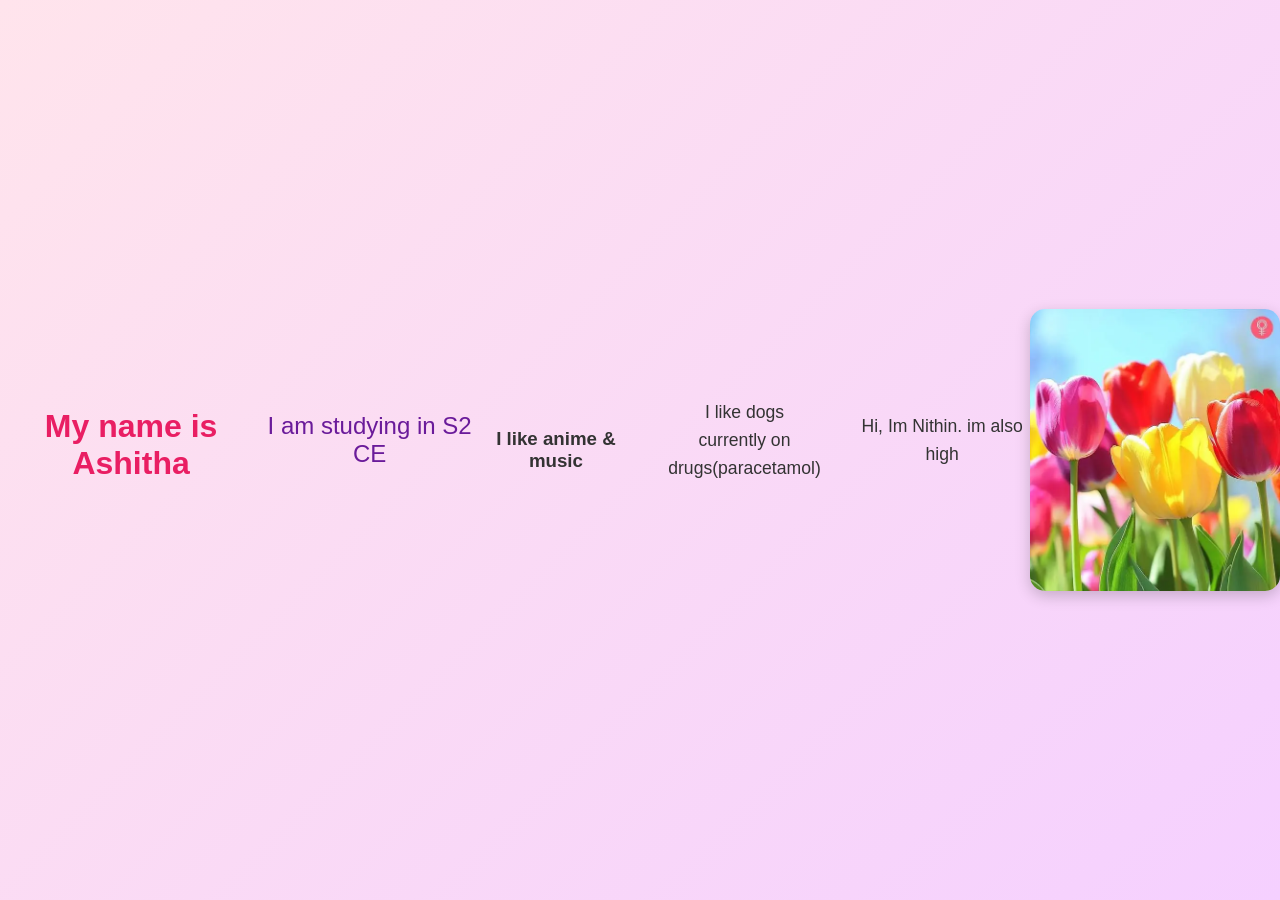
<file: Index.html>
<!DOCTYPE html>
<html lang="en">
<head>
  <meta charset="UTF-8">
  <meta name="viewport" content="width=device-width, initial-scale=1.0">
  <title>Ashitha's website</title>
  <style>
  img{
    width: 100px;

  }
  </style>
  <link rel="stylesheet" href="style.css">
</head>

<body>
<h1>My name is Ashitha</h1>
<h2>I am studying in S2 CE</h2>
<h3>I like anime & music</h3>
<p>I like dogs <br>
  currently on drugs(paracetamol)</p>
  <p>Hi, Im Nithin. im also high</p>
  <img src="./flower github.webp" alt="" srcset="">
</body>
</html>
</file>
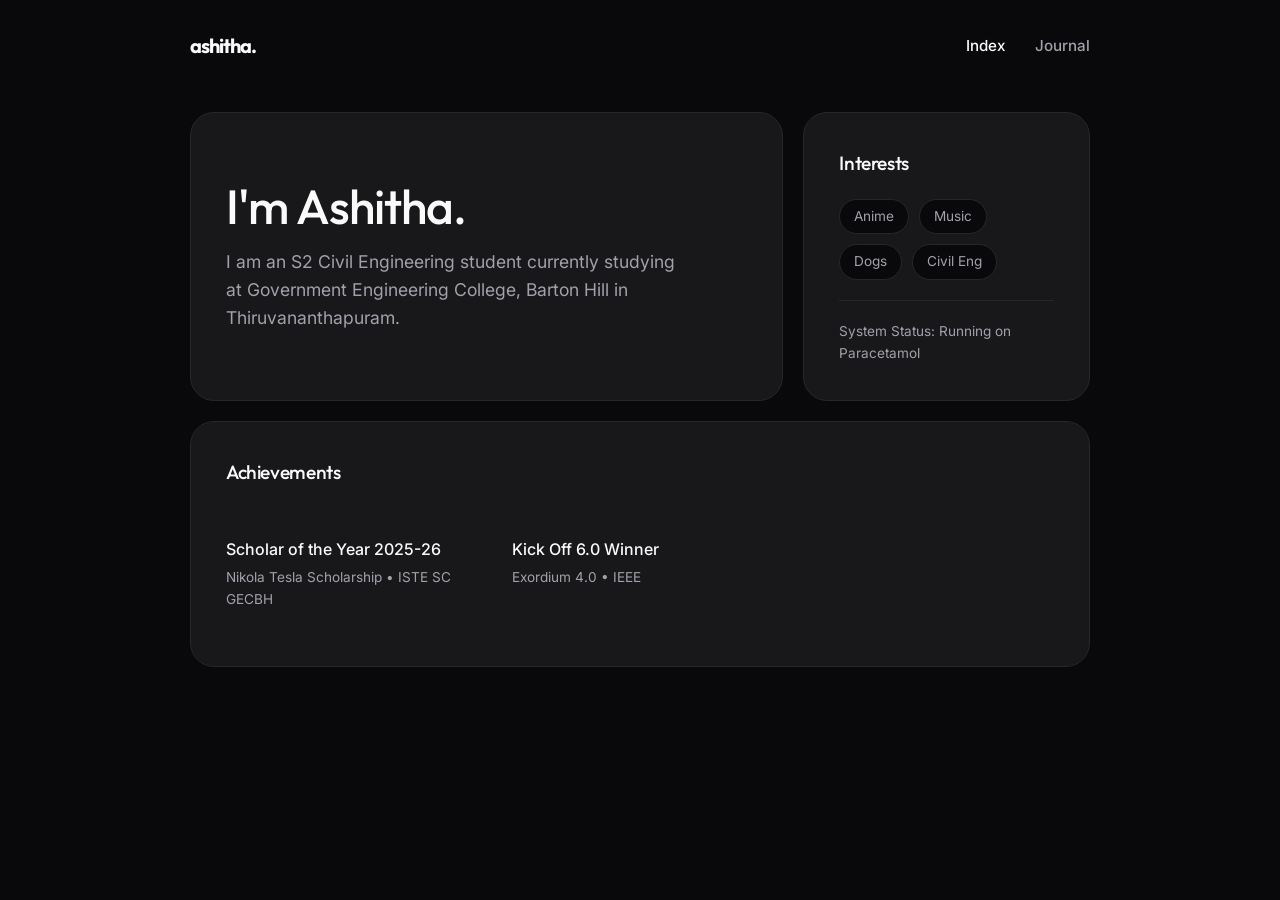
<file: index.html>
<!DOCTYPE html>
<html lang="en">

<head>
  <meta charset="UTF-8">
  <meta name="viewport" content="width=device-width, initial-scale=1.0">
  <title>Ashitha | Portfolio</title>
  <link
    href="https://fonts.googleapis.com/css2?family=Inter:wght@300;400;500;600&family=Outfit:wght@400;500;600;700&display=swap"
    rel="stylesheet">
  <style>
    :root {
      --bg-color: #09090b;
      /* Deep zinc background */
      --card-bg: #18181b;
      --card-hover: #27272a;
      --border-color: #27272a;
      --border-hover: #3f3f46;
      --text-main: #fafafa;
      --text-muted: #a1a1aa;
    }

    * {
      box-sizing: border-box;
      margin: 0;
      padding: 0;
    }

    body {
      background-color: var(--bg-color);
      color: var(--text-main);
      font-family: 'Inter', sans-serif;
      line-height: 1.6;
      display: flex;
      flex-direction: column;
      align-items: center;
      min-height: 100vh;
      padding: 0 20px;
    }

    h1,
    h2,
    h3,
    h4 {
      font-family: 'Outfit', sans-serif;
      font-weight: 500;
      letter-spacing: -0.02em;
    }

    /* Minimalist Navigation */
    nav {
      width: 100%;
      max-width: 900px;
      display: flex;
      justify-content: space-between;
      align-items: center;
      padding: 30px 0;
      margin-bottom: 20px;
    }

    .logo {
      font-family: 'Outfit', sans-serif;
      font-weight: 700;
      font-size: 1.25rem;
      color: var(--text-main);
      letter-spacing: -0.05em;
    }

    .nav-links {
      display: flex;
      gap: 30px;
    }

    nav a {
      color: var(--text-muted);
      text-decoration: none;
      font-size: 0.95rem;
      font-weight: 500;
      transition: color 0.3s ease;
    }

    nav a:hover,
    nav a.active {
      color: var(--text-main);
    }

    /* Bento Grid Layout */
    .bento-grid {
      width: 100%;
      max-width: 900px;
      display: grid;
      grid-template-columns: repeat(3, 1fr);
      gap: 20px;
      margin-bottom: 50px;
      animation: fadeIn 0.6s ease-out;
    }

    @keyframes fadeIn {
      from {
        opacity: 0;
        transform: translateY(15px);
      }

      to {
        opacity: 1;
        transform: translateY(0);
      }
    }

    .bento-card {
      background-color: var(--card-bg);
      border: 1px solid var(--border-color);
      border-radius: 24px;
      padding: 35px;
      transition: all 0.3s ease;
      display: flex;
      flex-direction: column;
    }

    .bento-card:hover {
      border-color: var(--border-hover);
      background-color: var(--card-hover);
      transform: translateY(-2px);
    }

    /* Card Specifics */
    .card-hero {
      grid-column: span 2;
      justify-content: center;
    }

    .card-hero h1 {
      font-size: 3rem;
      line-height: 1.1;
      margin-bottom: 15px;
    }

    .card-hero p {
      color: var(--text-muted);
      font-size: 1.1rem;
      max-width: 90%;
    }

    .card-about h3,
    .card-achievements h3 {
      font-size: 1.2rem;
      margin-bottom: 20px;
      color: var(--text-main);
    }

    /* Tags for interests */
    .tags {
      display: flex;
      flex-wrap: wrap;
      gap: 10px;
      margin-bottom: 20px;
    }

    .tag {
      background-color: var(--bg-color);
      border: 1px solid var(--border-color);
      padding: 6px 14px;
      border-radius: 20px;
      font-size: 0.85rem;
      color: var(--text-muted);
    }

    .status-box {
      margin-top: auto;
      padding-top: 20px;
      border-top: 1px solid var(--border-color);
      font-size: 0.85rem;
      color: var(--text-muted);
    }

    /* Achievement List */
    .achievement-item {
      margin-bottom: 20px;
    }

    .achievement-item:last-child {
      margin-bottom: 0;
    }

    .achievement-title {
      font-weight: 500;
      color: var(--text-main);
      margin-bottom: 4px;
      font-size: 1rem;
    }

    .achievement-org {
      font-size: 0.85rem;
      color: var(--text-muted);
    }

    /* Responsive */
    @media (max-width: 768px) {
      .bento-grid {
        grid-template-columns: 1fr;
      }

      .card-hero {
        grid-column: span 1;
      }

      .card-hero h1 {
        font-size: 2.2rem;
      }
    }
  </style>
</head>

<body>

  <nav>
    <div class="logo">ashitha.</div>
    <div class="nav-links">
      <a href="index.html" class="active">Index</a>
      <a href="blog.html">Journal</a>
    </div>
  </nav>

  <main class="bento-grid">

    <!-- Hero / Intro Card -->
    <div class="bento-card card-hero">
      <h1>I'm Ashitha.</h1>
      <p>I am an S2 Civil Engineering student currently studying at Government Engineering College, Barton Hill in
        Thiruvananthapuram.</p>
    </div>

    <!-- Personal Interests Card -->
    <div class="bento-card card-about">
      <h3>Interests</h3>
      <div class="tags">
        <span class="tag">Anime</span>
        <span class="tag">Music</span>
        <span class="tag">Dogs</span>
        <span class="tag">Civil Eng</span>
      </div>
      <div class="status-box">
        System Status: Running on Paracetamol
      </div>
    </div>

    <!-- Achievements Card (Spans full width on bottom) -->
    <div class="bento-card card-achievements"
      style="grid-column: 1 / -1; display: grid; grid-template-columns: repeat(auto-fit, minmax(250px, 1fr)); gap: 30px;">
      <div style="grid-column: 1 / -1;">
        <h3>Achievements</h3>
      </div>

      <div class="achievement-item">
        <div class="achievement-title">Scholar of the Year 2025-26</div>
        <div class="achievement-org">Nikola Tesla Scholarship • ISTE SC GECBH</div>
      </div>

      <div class="achievement-item">
        <div class="achievement-title">Kick Off 6.0 Winner</div>
        <div class="achievement-org">Exordium 4.0 • IEEE</div>
      </div>
    </div>

  </main>

</body>

</html>
</file>
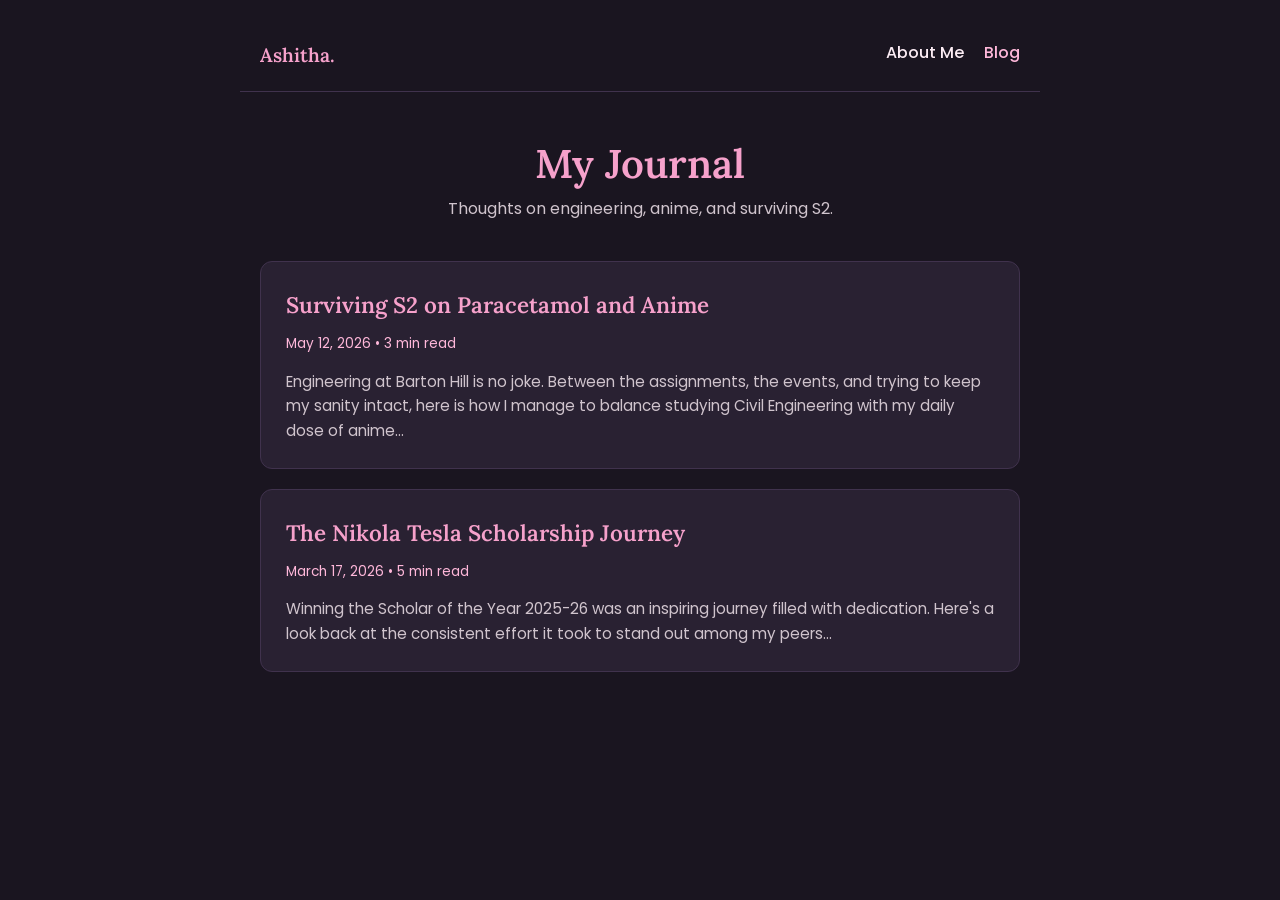
<file: blog.html>
<!DOCTYPE html>
<html lang="en">
<head>
  <meta charset="UTF-8">
  <meta name="viewport" content="width=device-width, initial-scale=1.0">
  <title>Ashitha's Space - Blog</title>
  <link href="https://fonts.googleapis.com/css2?family=Lora:ital,wght@0,400;0,600;1,400&family=Poppins:wght@300;400;500;600&display=swap" rel="stylesheet">
  <style>
    :root {
      --bg-color: #1a1520;
      --card-bg: #292132;
      --text-main: #fcecf4;
      --text-muted: #d0c4cd;
      --accent-color: #f6a1cb;
      --accent-hover: #ffb8da;
      --border-color: #40324d;
    }

    * { box-sizing: border-box; margin: 0; padding: 0; }

    body {
      background-color: var(--bg-color);
      color: var(--text-main);
      font-family: 'Poppins', sans-serif;
      line-height: 1.6;
      display: flex;
      flex-direction: column;
      align-items: center;
      min-height: 100vh;
    }

    h1, h2, h3, h4 { font-family: 'Lora', serif; font-weight: 600; color: var(--accent-color); }

    nav {
      width: 100%; max-width: 800px; display: flex; justify-content: space-between;
      padding: 20px; margin-top: 20px; border-bottom: 1px solid var(--border-color);
    }
    .nav-links { display: flex; gap: 20px; }
    nav a { color: var(--text-main); text-decoration: none; font-weight: 500; transition: color 0.3s ease; }
    nav a:hover, nav a.active { color: var(--accent-hover); }

    .container { width: 100%; max-width: 800px; padding: 40px 20px; animation: fadeIn 0.5s ease; }
    @keyframes fadeIn { from { opacity: 0; transform: translateY(10px); } to { opacity: 1; transform: translateY(0); } }

    .blog-header { text-align: center; margin-bottom: 40px; }
    .blog-header h1 { font-size: 2.5rem; }

    .blog-card {
      display: block;
      text-decoration: none;
      background: var(--card-bg);
      padding: 25px;
      border-radius: 12px;
      margin-bottom: 20px;
      border: 1px solid var(--border-color);
      transition: transform 0.3s ease, box-shadow 0.3s ease;
    }
    .blog-card:hover {
      transform: translateY(-5px);
      box-shadow: 0 10px 25px rgba(246, 161, 203, 0.15);
      border-color: var(--accent-color);
    }
    .blog-card h2 { font-size: 1.4rem; margin-bottom: 10px; color: var(--accent-color); }
    .blog-card .meta { font-size: 0.85rem; color: var(--accent-hover); margin-bottom: 15px; }
    .blog-card p { color: var(--text-muted); font-size: 0.95rem; }
  </style>
</head>
<body>

  <nav>
    <div style="font-family: 'Lora', serif; font-size: 1.2rem; font-weight: 600; color: var(--accent-color);">
      Ashitha.
    </div>
    <div class="nav-links">
      <a href="index.html">About Me</a>
      <a href="blog.html" class="active">Blog</a>
    </div>
  </nav>

  <main class="container">
    <div class="blog-header">
      <h1>My Journal</h1>
      <p style="color: var(--text-muted);">Thoughts on engineering, anime, and surviving S2.</p>
    </div>

    <a href="post.html" class="blog-card">
      <h2>Surviving S2 on Paracetamol and Anime</h2>
      <div class="meta">May 12, 2026 • 3 min read</div>
      <p>Engineering at Barton Hill is no joke. Between the assignments, the events, and trying to keep my sanity intact, here is how I manage to balance studying Civil Engineering with my daily dose of anime...</p>
    </a>

    <a href="#" class="blog-card">
      <h2>The Nikola Tesla Scholarship Journey</h2>
      <div class="meta">March 17, 2026 • 5 min read</div>
      <p>Winning the Scholar of the Year 2025-26 was an inspiring journey filled with dedication. Here's a look back at the consistent effort it took to stand out among my peers...</p>
    </a>
  </main>

</body>
</html>
</file>
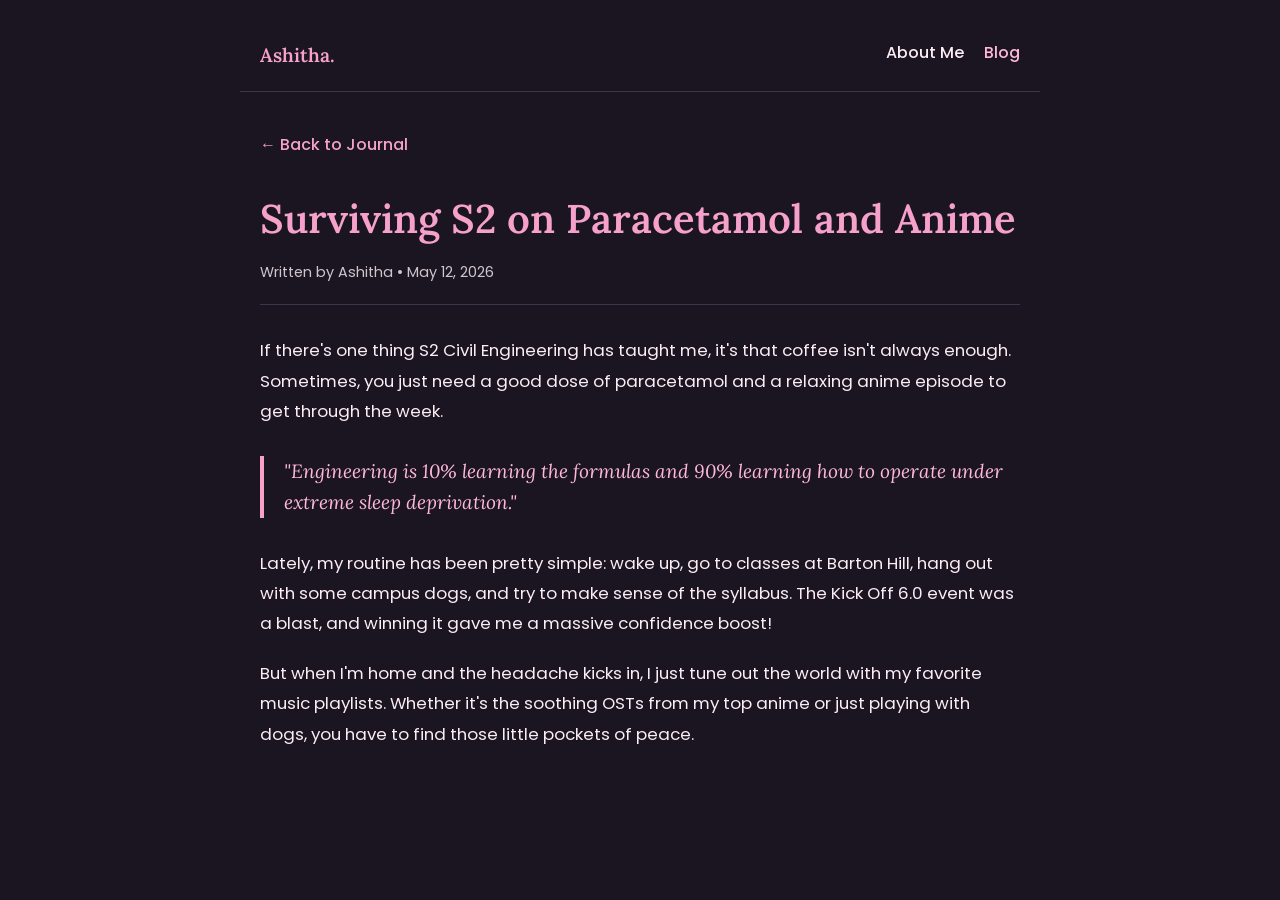
<file: post.html>
<!DOCTYPE html>
<html lang="en">

<head>
    <meta charset="UTF-8">
    <meta name="viewport" content="width=device-width, initial-scale=1.0">
    <title>Surviving S2 - Ashitha's Blog</title>
    <link
        href="https://fonts.googleapis.com/css2?family=Lora:ital,wght@0,400;0,600;1,400&family=Poppins:wght@300;400;500;600&display=swap"
        rel="stylesheet">
    <style>
        :root {
            --bg-color: #1a1520;
            --card-bg: #292132;
            --text-main: #fcecf4;
            --text-muted: #d0c4cd;
            --accent-color: #f6a1cb;
            --accent-hover: #ffb8da;
            --border-color: #40324d;
        }

        * {
            box-sizing: border-box;
            margin: 0;
            padding: 0;
        }

        body {
            background-color: var(--bg-color);
            color: var(--text-main);
            font-family: 'Poppins', sans-serif;
            line-height: 1.6;
            display: flex;
            flex-direction: column;
            align-items: center;
            min-height: 100vh;
        }

        h1,
        h2,
        h3,
        h4 {
            font-family: 'Lora', serif;
            font-weight: 600;
            color: var(--accent-color);
        }

        nav {
            width: 100%;
            max-width: 800px;
            display: flex;
            justify-content: space-between;
            padding: 20px;
            margin-top: 20px;
            border-bottom: 1px solid var(--border-color);
        }

        .nav-links {
            display: flex;
            gap: 20px;
        }

        nav a {
            color: var(--text-main);
            text-decoration: none;
            font-weight: 500;
            transition: color 0.3s ease;
        }

        nav a:hover,
        nav a.active {
            color: var(--accent-hover);
        }

        .container {
            width: 100%;
            max-width: 800px;
            padding: 40px 20px;
            animation: fadeIn 0.5s ease;
        }

        @keyframes fadeIn {
            from {
                opacity: 0;
                transform: translateY(10px);
            }

            to {
                opacity: 1;
                transform: translateY(0);
            }
        }

        .back-btn {
            display: inline-flex;
            align-items: center;
            text-decoration: none;
            color: var(--accent-color);
            font-weight: 500;
            margin-bottom: 30px;
            transition: color 0.3s ease;
        }

        .back-btn:hover {
            color: var(--accent-hover);
        }

        .article-content h1 {
            font-size: 2.5rem;
            margin-bottom: 10px;
        }

        .article-content .meta {
            color: var(--text-muted);
            font-size: 0.9rem;
            margin-bottom: 30px;
            padding-bottom: 20px;
            border-bottom: 1px solid var(--border-color);
        }

        .article-content p {
            margin-bottom: 20px;
            font-size: 1.05rem;
            line-height: 1.8;
            color: var(--text-main);
        }

        .article-content blockquote {
            border-left: 4px solid var(--accent-color);
            padding-left: 20px;
            margin: 30px 0;
            font-style: italic;
            color: var(--accent-hover);
            font-family: 'Lora', serif;
            font-size: 1.2rem;
        }
    </style>
</head>

<body>

    <nav>
        <div style="font-family: 'Lora', serif; font-size: 1.2rem; font-weight: 600; color: var(--accent-color);">
            Ashitha.
        </div>
        <div class="nav-links">
            <a href="index.html">About Me</a>
            <a href="blog.html" class="active">Blog</a>
        </div>
    </nav>

    <main class="container">
        <a href="blog.html" class="back-btn">← Back to Journal</a>

        <article class="article-content">
            <h1>Surviving S2 on Paracetamol and Anime</h1>
            <div class="meta">Written by Ashitha • May 12, 2026</div>

            <p>If there's one thing S2 Civil Engineering has taught me, it's that coffee isn't always enough. Sometimes,
                you just need a good dose of paracetamol and a relaxing anime episode to get through the week.</p>

            <blockquote>
                "Engineering is 10% learning the formulas and 90% learning how to operate under extreme sleep
                deprivation."
            </blockquote>

            <p>Lately, my routine has been pretty simple: wake up, go to classes at Barton Hill, hang out with some
                campus dogs, and try to make sense of the syllabus. The Kick Off 6.0 event was a blast, and winning it
                gave me a massive confidence boost!</p>

            <p>But when I'm home and the headache kicks in, I just tune out the world with my favorite music playlists.
                Whether it's the soothing OSTs from my top anime or just playing with dogs, you have to find those
                little pockets of peace.</p>
        </article>
    </main>

</body>

</html>
</file>
<file: style.css>
/* Reset */
* {
    margin: 0;
    padding: 0;
    box-sizing: border-box;
}

body {
    font-family: Arial, Helvetica, sans-serif;
    background: linear-gradient(135deg, #ffe4ec, #f5d0ff);
    min-height: 100vh;
    display: flex;
    justify-content: center;
    align-items: center;
    text-align: center;
    color: #333;
}

.container {
    background: white;
    padding: 2rem;
    border-radius: 20px;
    box-shadow: 0 10px 25px rgba(0, 0, 0, 0.15);
    max-width: 500px;
    width: 90%;
}

h1 {
    color: #e91e63;
    margin-bottom: 10px;
}

h2 {
    color: #6a1b9a;
    margin-bottom: 20px;
    font-weight: normal;
}

p {
    font-size: 1.1rem;
    line-height: 1.6;
    margin-bottom: 20px;
}

img {
    width: 250px;
    max-width: 100%;
    border-radius: 15px;
    box-shadow: 0 5px 15px rgba(0, 0, 0, 0.2);
    transition: transform 0.3s ease;
}

img:hover {
    transform: scale(1.05);
}
</file>
